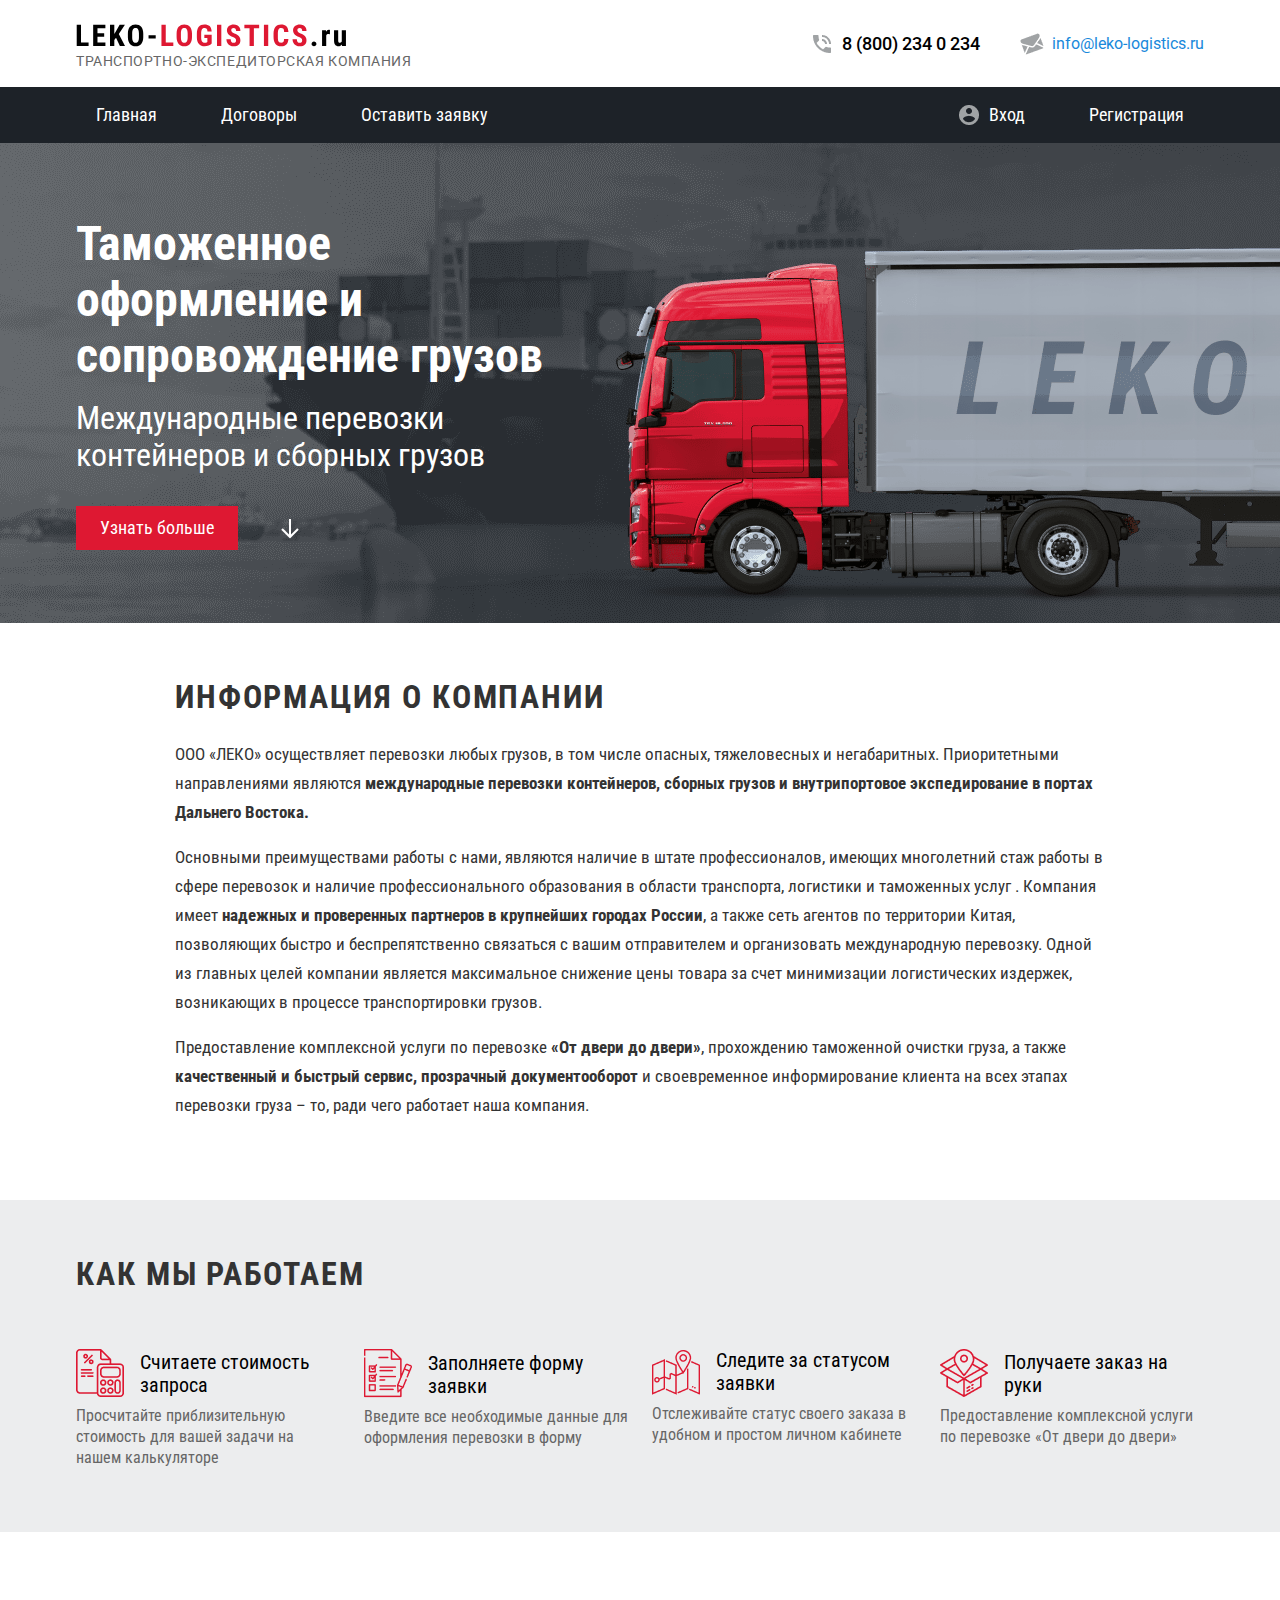
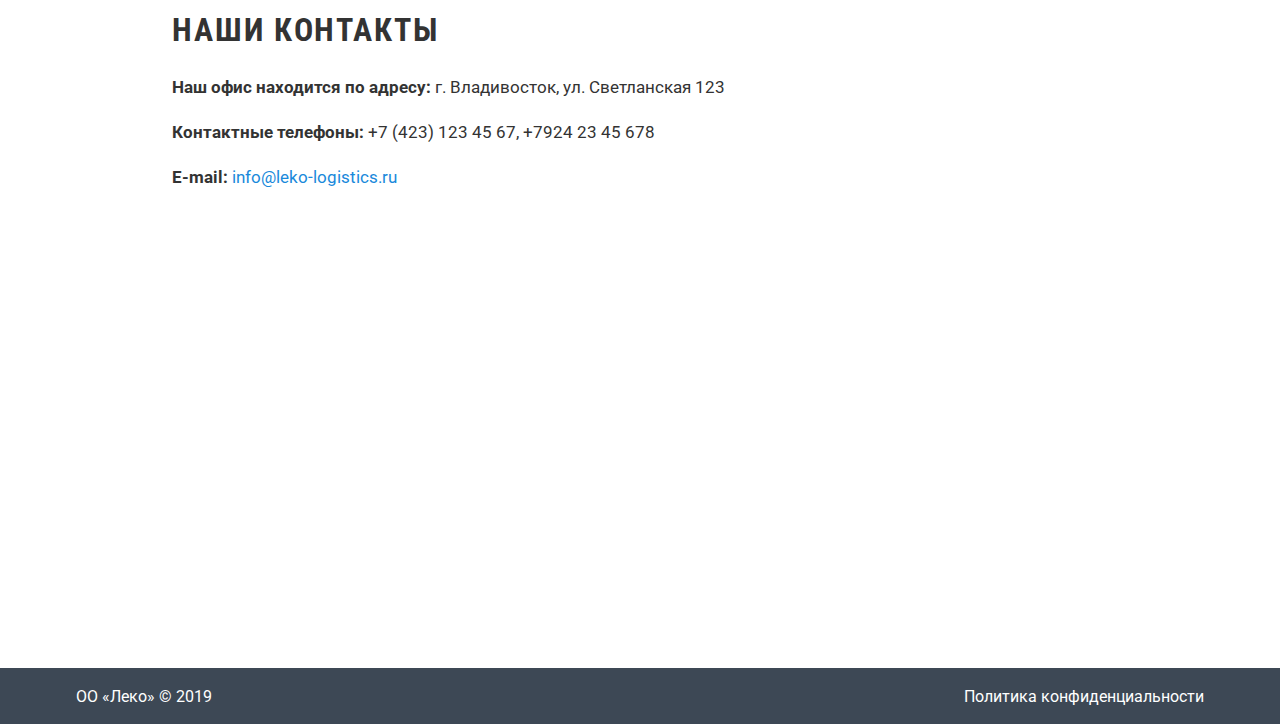
<file: index.html>
<!DOCTYPE html>
<html lang="ru">
    <head>
        <meta charset="utf-8">
        <meta http-equiv="X-UA-Compatible" content="IE=edge">
        <title>ЛЕКО</title>
        <meta name="theme-color" content="#fff">
        <meta name="apple-mobile-web-app-status-bar-style" content="black-translucent">
        <meta name="viewport" content="width=1240, user-scalable=no">
        <!-- <meta name="viewport" content="width=device-width, user-scalable=no, initial-scale=1.0, maximum-scale=1.0, minimum-scale=1.0"> -->
        <!-- <link rel="shortcut icon" href="../img/favicons/favicon.ico" type="image/x-icon">
        <link rel="icon" sizes="16x16" href="../img/favicons/favicon-16x16.png" type="image/png">
        <link rel="icon" sizes="32x32" href="../img/favicons/favicon-32x32.png" type="image/png">
        <link rel="apple-touch-icon-precomposed" href="../img/favicons/apple-touch-icon-precomposed.png">
        <link rel="apple-touch-icon" href="../img/favicons/apple-touch-icon.png">
        <link rel="apple-touch-icon" sizes="57x57" href="../img/favicons/apple-touch-icon-57x57.png">
        <link rel="apple-touch-icon" sizes="60x60" href="../img/favicons/apple-touch-icon-60x60.png">
        <link rel="apple-touch-icon" sizes="72x72" href="../img/favicons/apple-touch-icon-72x72.png">
        <link rel="apple-touch-icon" sizes="76x76" href="../img/favicons/apple-touch-icon-76x76.png">
        <link rel="apple-touch-icon" sizes="114x114" href="../img/favicons/apple-touch-icon-114x114.png">
        <link rel="apple-touch-icon" sizes="120x120" href="../img/favicons/apple-touch-icon-120x120.png">
        <link rel="apple-touch-icon" sizes="144x144" href="../img/favicons/apple-touch-icon-144x144.png">
        <link rel="apple-touch-icon" sizes="152x152" href="../img/favicons/apple-touch-icon-152x152.png">
        <link rel="apple-touch-icon" sizes="167x167" href="../img/favicons/apple-touch-icon-167x167.png">
        <link rel="apple-touch-icon" sizes="180x180" href="../img/favicons/apple-touch-icon-180x180.png">
        <link rel="apple-touch-icon" sizes="1024x1024" href="../img/favicons/apple-touch-icon-1024x1024.png"> -->
        <link href="https://fonts.googleapis.com/css?family=Roboto+Condensed:400,700|Roboto:300,400,500,700&display=swap&subset=cyrillic" rel="stylesheet">
        <link rel="stylesheet" href="styles/main.min.css">
    </head>
    <body>
<!-- <div class="debugGrid">
    <div>
        <div><div></div><div></div><div></div><div></div><div></div><div></div><div></div><div></div><div></div><div></div><div></div><div></div>
        </div>
    </div>
</div> -->
<main class="main-content">	                
    <header class="hd">
<div class="wrapper">
	<div class="row-f">
	<div class="hd__logo">
		<img src="img/logo.svg" alt="logo">
		<div class="hd__logo-cap">Транспортно-экспедиторская компания</div>
	</div>
	<div class="hd__contact">
			<div class="hd__contact-tel icn-24">
				<a href="tel:88002340234">8 (800) 234 0 234</a>
			</div>
			<div class="hd__contact-mail icn-24">
				<a href="mailto:info@leko-logistics.ru">info@leko-logistics.ru</a>
			</div>
				
	</div>
	</div>
</div>	
</header>


    <nav class="menu">
    <div class="wrapper">
    <div class="row-f">
    <ul class="menu__lf">
        <li><a href="index.html">Главная</a></li>
        <li><a href="contracts.html">Договоры</a></li>
        <li><a href="#">Оставить заявку</a></li>
    </ul>
    <ul class="menu__rg">
        <li><a class="menu__itm-enter icn-24" href="#">Вход</a></li>
        <li><a href="#">Регистрация</a></li>
    </ul>
    </div>
    </div>
</nav>
    
    
    <section class="about">
    <div class="wrapper">
        <h1 class="about__cap">Таможенное оформление и сопровождение грузов</h1>
        <div class="about__sub-cap">Международные перевозки контейнеров и сборных грузов</div> 
        <div class="about__btn">
            <button class="btn btn--red">Узнать больше</button>  
            <div id="btn-scroll" class="btn--scroll"><img src="img/icn-btn-arrow.png"></div>
        </div>    
        
    </div>
    <img class="about__truck" src="img/img-truck.png">
    
</section>
    <section class="info">
<div id="about" class="scrl-anch"></div>
    <div class="wrapper">
        <div class="row-f">
        <div class="col">       
        <div class="info__cap">Информация о компании </div>
        <div class="info__text">
            <div class="info__text-block">ООО «ЛЕКО» осуществляет перевозки любых грузов, в том числе опасных, тяжеловесных и негабаритных. Приоритетными направлениями являются <b>международные перевозки контейнеров, сборных грузов и внутрипортовое экспедирование в портах Дальнего Востока.</b></div>
            <div class="info__text-block">Основными преимуществами работы с нами, являются наличие в штате профессионалов, имеющих многолетний стаж работы в сфере перевозок и наличие профессионального образования в области транспорта, логистики и таможенных услуг . Компания имеет <b>надежных и проверенных партнеров в крупнейших городах России</b>, а также сеть агентов по территории Китая, позволяющих быстро и беспрепятственно связаться с вашим отправителем и организовать международную перевозку. Одной из главных целей компании является максимальное снижение цены товара за счет минимизации логистических издержек, возникающих в процессе транспортировки грузов. </div>
            <div class="info__text-block">Предоставление комплексной услуги по перевозке <b>«От двери до двери»</b>, прохождению таможенной очистки груза, а также <b>качественный и быстрый сервис, прозрачный документооборот</b> и своевременное информирование клиента на всех этапах перевозки груза – то, ради чего работает наша компания.</div>
        </div>
        </div>
        </div>
    </div>
</section>
    <section class="work">
        <div class="wrapper">
            <div class="work__cap">Как мы работаем</div>
            <div class="work__items">
                <div class="work__item">
                    <div class="work__item-cap"><img src="img/img-calc.png"> <div class="work__item-cap-text">Считаете стоимость запроса</div></div>
                    <div class="work__item-text">Просчитайте приблизительную стоимость для вашей задачи на нашем калькуляторе</div>
            </div>
                <div class="work__item">
                    <div class="work__item-cap"><img src="img/img-form.png"><div class="work__item-cap-text">Заполняете форму заявки</div></div>
                    <div class="work__item-text">Введите все необходимые данные для оформления перевозки в форму</div>
            </div>
                <div class="work__item">
                    <div class="work__item-cap"><img src="img/img-map.png"><div class="work__item-cap-text">Следите за статусом заявки</div></div>
                    <div class="work__item-text">Отслеживайте статус своего заказа в удобном и простом личном кабинете</div>
            </div>
                <div class="work__item">
                    <div class="work__item-cap"><img src="img/img-pack.png"><div class="work__item-cap-text">Получаете заказ на руки</div></div>
                    <div class="work__item-text">Предоставление комплексной услуги по перевозке «От двери до двери»</div>
            </div>
            </div>
            </div>
        </div>
    </section>
    <section class="contacts">
    <div class="wrapper">
        <div class="row-f">
            <div class="col">
                <div class="contacts__cap">Наши контакты</div>
                <div class="contacts__line"><b>Наш офис находится по адресу:</b> г. Владивосток, ул. Светланская 123</div>
                <div class="contacts__line"><b>Контактные телефоны:</b> +7 (423) 123 45 67, +7924 23 45 678</div>
                <div class="contacts__line"><b>E-mail: </b><a href="mailto:info@leko-logistics.ru">info@leko-logistics.ru</a></div>
            </div>
        </div>
    </div>
</section>
    <div class="map">
        <iframe src="https://www.google.com/maps/embed?pb=!1m18!1m12!1m3!1d5824.767819299403!2d131.89410924911502!3d43.117460732209686!2m3!1f0!2f0!3f0!3m2!1i1024!2i768!4f13.1!3m3!1m2!1s0x5fb3920bb13a72f1%3A0xb6d23dddede6a320!2z0JLQuNC00L7QstCw0Y8g0L_Qu9C-0YnQsNC00LrQsCAi0J7RgNC70LjQvdC-0LUg0LPQvdC10LfQtNC-Ig!5e0!3m2!1sru!2sru!4v1573042213737!5m2!1sru!2sru" width="100%" height="100%" frameborder="0" style="border:0;" allowfullscreen=""></iframe>
</div>
    <footer class="footer">
	<div class="wrapper">
		<!-- <div class="row-f"> -->
				<div class="footer__lf"><a href="#">ОО «Леко» © 2019</a></div>
				<div class="footer__rg"><a href="#">Политика конфиденциальности</a></div>
		<!-- </div> -->
	</div>
</footer>

</main>
        <script src="js/main.min.js"></script>
    </body>
</html>
</file>
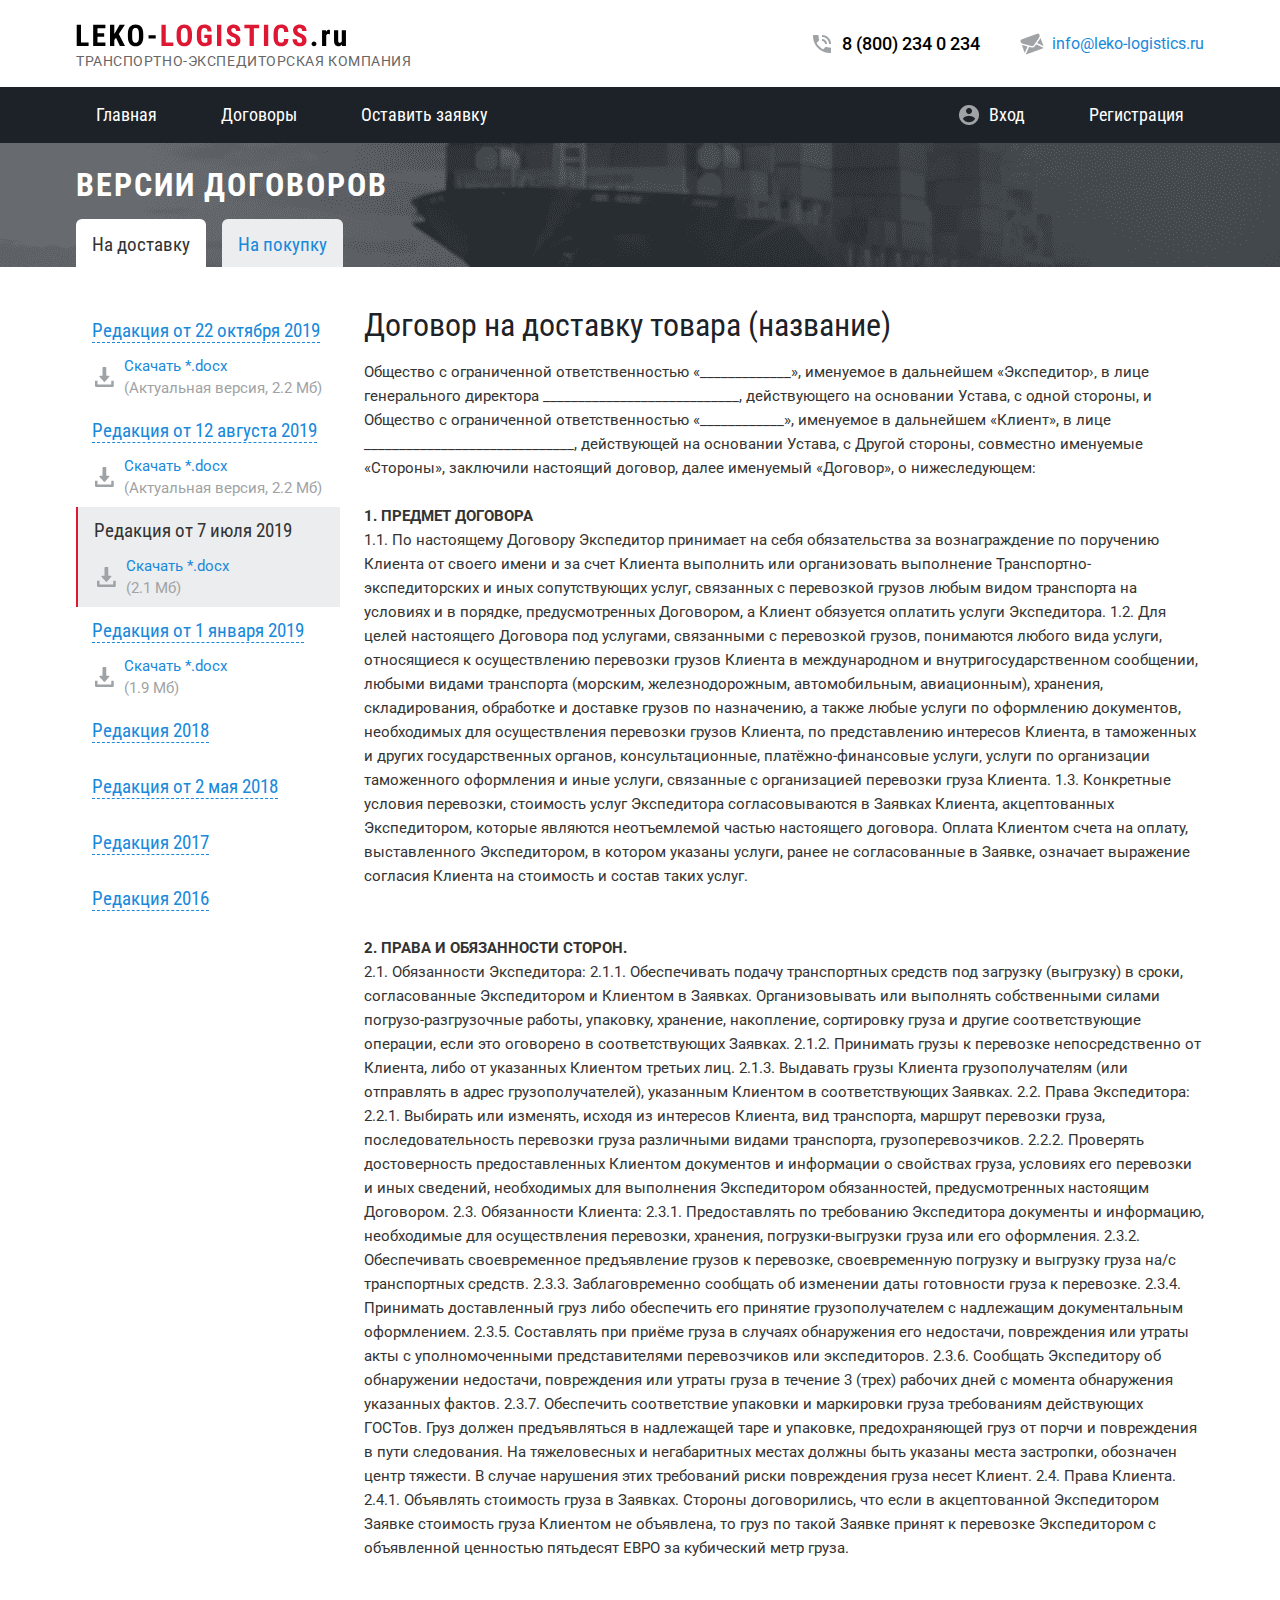
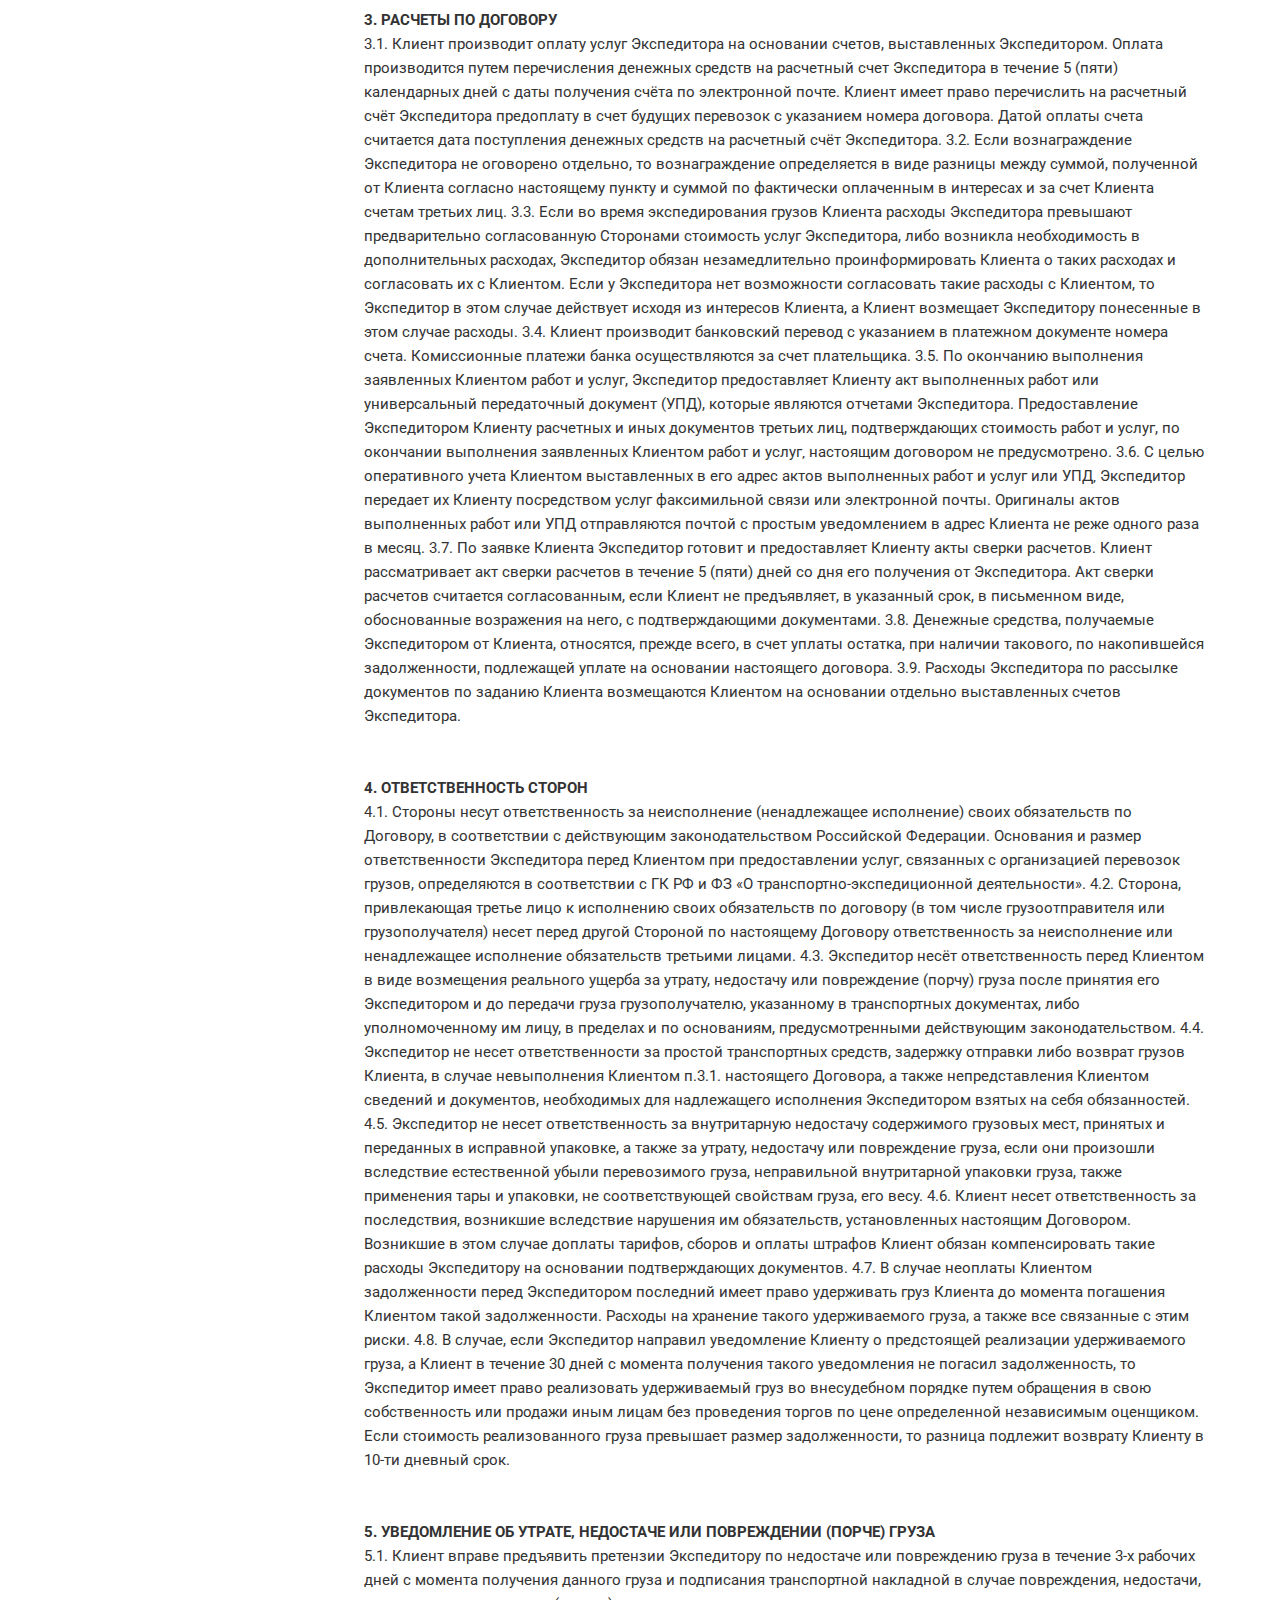
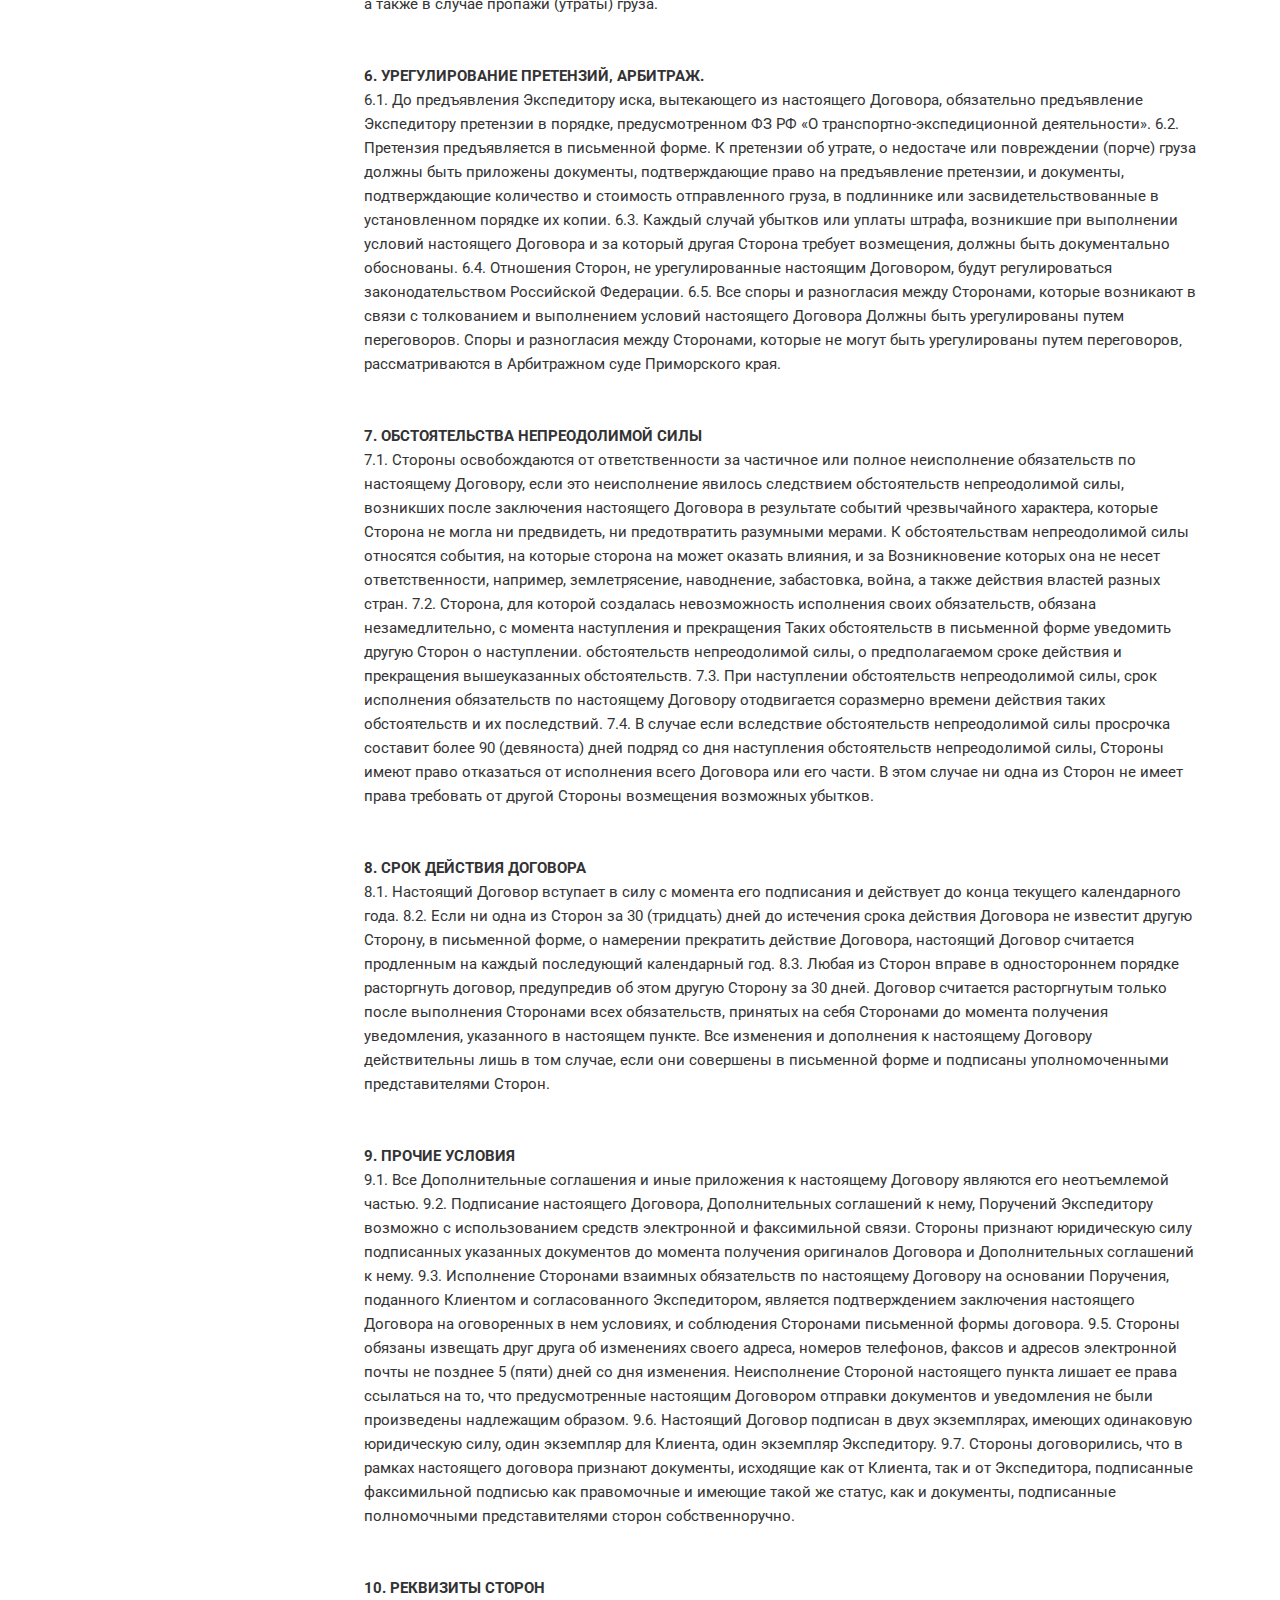
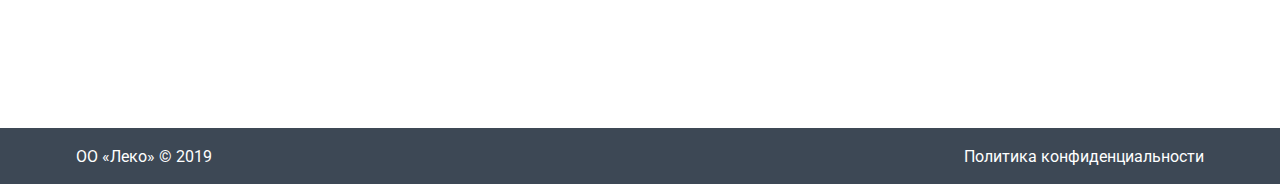
<file: contracts.html>
<!DOCTYPE html>
<html lang="ru">
    <head>
        <meta charset="utf-8">
        <meta http-equiv="X-UA-Compatible" content="IE=edge">
        <title>ЛЕКО</title>
        <meta name="theme-color" content="#fff">
        <meta name="apple-mobile-web-app-status-bar-style" content="black-translucent">
        <meta name="viewport" content="width=1240, user-scalable=no">
        <!-- <meta name="viewport" content="width=device-width, user-scalable=no, initial-scale=1.0, maximum-scale=1.0, minimum-scale=1.0"> -->
        <!-- <link rel="shortcut icon" href="../img/favicons/favicon.ico" type="image/x-icon">
        <link rel="icon" sizes="16x16" href="../img/favicons/favicon-16x16.png" type="image/png">
        <link rel="icon" sizes="32x32" href="../img/favicons/favicon-32x32.png" type="image/png">
        <link rel="apple-touch-icon-precomposed" href="../img/favicons/apple-touch-icon-precomposed.png">
        <link rel="apple-touch-icon" href="../img/favicons/apple-touch-icon.png">
        <link rel="apple-touch-icon" sizes="57x57" href="../img/favicons/apple-touch-icon-57x57.png">
        <link rel="apple-touch-icon" sizes="60x60" href="../img/favicons/apple-touch-icon-60x60.png">
        <link rel="apple-touch-icon" sizes="72x72" href="../img/favicons/apple-touch-icon-72x72.png">
        <link rel="apple-touch-icon" sizes="76x76" href="../img/favicons/apple-touch-icon-76x76.png">
        <link rel="apple-touch-icon" sizes="114x114" href="../img/favicons/apple-touch-icon-114x114.png">
        <link rel="apple-touch-icon" sizes="120x120" href="../img/favicons/apple-touch-icon-120x120.png">
        <link rel="apple-touch-icon" sizes="144x144" href="../img/favicons/apple-touch-icon-144x144.png">
        <link rel="apple-touch-icon" sizes="152x152" href="../img/favicons/apple-touch-icon-152x152.png">
        <link rel="apple-touch-icon" sizes="167x167" href="../img/favicons/apple-touch-icon-167x167.png">
        <link rel="apple-touch-icon" sizes="180x180" href="../img/favicons/apple-touch-icon-180x180.png">
        <link rel="apple-touch-icon" sizes="1024x1024" href="../img/favicons/apple-touch-icon-1024x1024.png"> -->
        <link href="https://fonts.googleapis.com/css?family=Roboto+Condensed:400,700|Roboto:300,400,500,700&display=swap&subset=cyrillic" rel="stylesheet">
        <link rel="stylesheet" href="styles/main.min.css">
    </head>
    <body>
<!-- <div class="debugGrid">
    <div>
        <div><div></div><div></div><div></div><div></div><div></div><div></div><div></div><div></div><div></div><div></div><div></div><div></div>
        </div>
    </div>
</div> -->
<main class="main-content">	              
    <header class="hd">
<div class="wrapper">
	<div class="row-f">
	<div class="hd__logo">
		<img src="img/logo.svg" alt="logo">
		<div class="hd__logo-cap">Транспортно-экспедиторская компания</div>
	</div>
	<div class="hd__contact">
			<div class="hd__contact-tel icn-24">
				<a href="tel:88002340234">8 (800) 234 0 234</a>
			</div>
			<div class="hd__contact-mail icn-24">
				<a href="mailto:info@leko-logistics.ru">info@leko-logistics.ru</a>
			</div>
				
	</div>
	</div>
</div>	
</header>


    <nav class="menu">
    <div class="wrapper">
    <div class="row-f">
    <ul class="menu__lf">
        <li><a href="index.html">Главная</a></li>
        <li><a href="contracts.html">Договоры</a></li>
        <li><a href="#">Оставить заявку</a></li>
    </ul>
    <ul class="menu__rg">
        <li><a class="menu__itm-enter icn-24" href="#">Вход</a></li>
        <li><a href="#">Регистрация</a></li>
    </ul>
    </div>
    </div>
</nav>
    
    
    <section class="tabmenu">
    <div class="wrapper">
        <div class="tabmenu__cap">Версии договоров</div>
        <div class="tabmenu__items">
         <botton class="tabmenu__item tabmenu__item--active">На доставку</botton>
         <botton class="tabmenu__item">На покупку</botton>
        </div>
    </div>
</section>
    <section class="contract">
        <div class="wrapper">
            <div class="row-f">
                <div class="contract__menu">
                        <ul class="contract-menu__items">
    <li class="contract-menu__item">
        <div class="contract-menu__cap">
                <a href="#" class="app-dash-lnk"> Редакция от 22 октября 2019</a>
        </div>
        <div class="contract-menu__dwnl">
            <div class="contract-menu__file">
                <a class="contract-menu__dwnl-lnk">Скачать *.docx</a>
                <div class="contract-menu__dwnl-size">(Актуальная версия, 2.2 Мб)</div>
            </div>    
        </div>
    </li>
    <li class="contract-menu__item">
        <div class="contract-menu__cap">
                <a href="#" class="app-dash-lnk">Редакция от 12 августа 2019</a>
        </div>
        <div class="contract-menu__dwnl">
            <div class="contract-menu__file">
                <a class="contract-menu__dwnl-lnk">Скачать *.docx</a>
                <div class="contract-menu__dwnl-size">(Актуальная версия, 2.2 Мб)</div>
            </div>    
        </div>
    </li>
    <li class="contract-menu__item contract-menu__item--active">
        <div class="contract-menu__cap">
                <a href="#" class="app-dash-lnk">Редакция от 7 июля 2019</a>
        </div>
        <div class="contract-menu__dwnl">
            <div class="contract-menu__file">
                <a class="contract-menu__dwnl-lnk">Скачать *.docx</a>
                <div class="contract-menu__dwnl-size">(2.1 Мб)</div>
            </div>    
        </div>
    </li>
    <li class="contract-menu__item">
        <div class="contract-menu__cap">
                <a href="#" class="app-dash-lnk">Редакция от 1 января 2019</a>
        </div>
        <div class="contract-menu__dwnl">
            <div class="contract-menu__file">
                <a class="contract-menu__dwnl-lnk">Скачать *.docx</a>
                <div class="contract-menu__dwnl-size">(1.9 Мб)</div>
            </div>    
        </div>
    </li>
    <li class="contract-menu__item">
        <div class="contract-menu__cap">
                <a href="#" class="app-dash-lnk">Редакция 2018 </a>
        </div>
    </li>
    <li class="contract-menu__item">
        <div class="contract-menu__cap">
                <a href="#" class="app-dash-lnk">Редакция от 2 мая 2018 </a>
        </div>
    </li>
    <li class="contract-menu__item">
        <div class="contract-menu__cap">
                <a href="#" class="app-dash-lnk">Редакция 2017 </a>
        </div>
    </li>
    <li class="contract-menu__item">
        <div class="contract-menu__cap">
                <a href="#" class="app-dash-lnk">Редакция 2016</a>
        </div>
    </li>
</ul>
                </div>
                <div class="contract__text">
                        <div class="contract__text-cap">Договор на доставку товара (название)</div> 
                        <p>Общество с ограниченной ответственностью «_____________», именуемое в дальнейшем «Экспедитор›‚ в лице генерального директора ____________________________, действующего на основании Устава, с одной стороны, и Общество с ограниченной ответственностью «____________», именуемое в дальнейшем «Клиент», в лице ______________________________, действующей на основании Устава, с Другой стороны‚ совместно именуемые «Стороны», заключили настоящий договор, далее именуемый «Договор», о нижеследующем:</p>
                        <br>
                        <p><b>1. ПРЕДМЕТ ДОГОВОРА</b></p>
                        <p>1.1. По настоящему Договору Экспедитор принимает на себя обязательства за вознаграждение по поручению Клиента от своего имени и за счет Клиента выполнить или организовать выполнение Транспортно-экспедиторских и иных сопутствующих услуг, связанных с перевозкой грузов любым видом транспорта на условиях и в порядке, предусмотренных Договором, а Клиент обязуется оплатить услуги Экспедитора.
                        1.2. Для целей настоящего Договора под услугами, связанными с перевозкой грузов, понимаются любого вида услуги, относящиеся к осуществлению перевозки грузов Клиента в международном и внутригосударственном сообщении, любыми видами транспорта (морским, железнодорожным, автомобильным, авиационным), хранения, складирования, обработке и доставке грузов по назначению, а также любые услуги по оформлению документов, необходимых для осуществления перевозки грузов Клиента, по представлению интересов Клиента, в таможенных и других государственных органов, консультационные, платёжно-финансовые услуги‚ услуги по организации таможенного оформления и иные услуги, связанные с организацией перевозки груза Клиента.
                        1.3. Конкретные условия перевозки, стоимость услуг Экспедитора согласовываются в Заявках Клиента, акцептованных Экспедитором, которые являются неотъемлемой частью настоящего договора. 
                        Оплата Клиентом счета на оплату, выставленного Экспедитором, в котором указаны услуги, ранее не согласованные в Заявке, означает выражение согласия Клиента на стоимость и состав таких услуг. </p><br><br>
                        <p><b>2. ПРАВА И ОБЯЗАННОСТИ СТОРОН.</b></p>
                        <p>2.1. Обязанности Экспедитора: 
                        2.1.1. Обеспечивать подачу транспортных средств под загрузку (выгрузку) в сроки, согласованные Экспедитором и Клиентом в Заявках. Организовывать или выполнять собственными силами погрузо-разгрузочные работы, упаковку, хранение, накопление, сортировку груза и другие соответствующие операции, если это оговорено в соответствующих Заявках.
                        2.1.2. Принимать грузы к перевозке непосредственно от Клиента, либо от указанных Клиентом третьих лиц.
                        2.1.3. Выдавать грузы Клиента грузополучателям (или отправлять в адрес грузополучателей), указанным Клиентом в соответствующих Заявках.
                        2.2. Права Экспедитора: 
                        2.2.1. Выбирать или изменять, исходя из интересов Клиента, вид транспорта, маршрут перевозки груза, последовательность перевозки груза различными видами транспорта, грузоперевозчиков.
                        2.2.2. Проверять достоверность предоставленных Клиентом документов и информации о свойствах груза, условиях его перевозки и иных сведений, необходимых для выполнения Экспедитором обязанностей, предусмотренных настоящим Договором. 
                        2.3. Обязанности Клиента: 
                        2.3.1. Предоставлять по требованию Экспедитора документы и информацию, необходимые для осуществления перевозки, хранения, погрузки-выгрузки груза или его оформления.
                        2.3.2. Обеспечивать своевременное предъявление грузов к перевозке, своевременную погрузку и выгрузку груза на/с транспортных средств.
                        2.3.3. Заблаговременно сообщать об изменении даты готовности груза к перевозке.
                        2.3.4. Принимать доставленный груз либо обеспечить его принятие грузополучателем с надлежащим документальным оформлением.
                        2.3.5. Составлять при приёме груза в случаях обнаружения его недостачи, повреждения или утраты акты с уполномоченными представителями перевозчиков или экспедиторов.
                        2.3.6. Сообщать Экспедитору об обнаружении недостачи, повреждения или утраты груза в течение 3 (трех) рабочих дней с момента обнаружения указанных фактов.
                        2.3.7. Обеспечить соответствие упаковки и маркировки груза требованиям действующих ГОСТов. Груз должен предъявляться в надлежащей таре и упаковке, предохраняющей груз от порчи и повреждения в пути следования. На тяжеловесных и негабаритных местах должны быть указаны места застропки, обозначен центр тяжести. В случае нарушения этих требований риски повреждения груза несет Клиент.
                        2.4. Права Клиента.
                        2.4.1. Объявлять стоимость груза в Заявках. Стороны договорились, что если в акцептованной Экспедитором Заявке стоимость груза Клиентом не объявлена, то груз по такой Заявке принят к перевозке Экспедитором с объявленной ценностью пятьдесят ЕВРО за кубический метр груза.</p><br><br>                 
                        <p><b>3. РАСЧЕТЫ ПО ДОГОВОРУ</b></p>
                        <p>3.1. Клиент производит оплату услуг Экспедитора на основании счетов, выставленных Экспедитором.
                        Оплата производится путем перечисления денежных средств на расчетный счет Экспедитора в течение 5 (пяти) календарных дней с даты получения счёта по электронной почте. Клиент имеет право перечислить на расчетный счёт Экспедитора предоплату в счет будущих перевозок с указанием номера договора.
                        Датой оплаты счета считается дата поступления денежных средств на расчетный счёт Экспедитора.
                        3.2. Если вознаграждение Экспедитора не оговорено отдельно, то вознаграждение определяется в виде разницы между суммой, полученной от Клиента согласно настоящему пункту и суммой по фактически оплаченным в интересах и за счет Клиента счетам третьих лиц. 
                        3.3. Если во время экспедирования грузов Клиента расходы Экспедитора превышают предварительно согласованную Сторонами стоимость услуг Экспедитора, либо возникла необходимость в дополнительных расходах, Экспедитор обязан незамедлительно проинформировать Клиента о таких расходах и согласовать их с Клиентом. Если у Экспедитора нет возможности согласовать такие расходы с Клиентом, то Экспедитор в этом случае действует исходя из интересов Клиента, а Клиент возмещает Экспедитору понесенные в этом случае расходы.
                        3.4. Клиент производит банковский перевод с указанием в платежном документе номера счета. Комиссионные платежи банка осуществляются за счет плательщика.
                        3.5. По окончанию выполнения заявленных Клиентом работ и услуг, Экспедитор предоставляет Клиенту акт выполненных работ или универсальный передаточный документ (УПД), которые являются отчетами Экспедитора.
                        Предоставление Экспедитором Клиенту расчетных и иных документов третьих лиц, подтверждающих стоимость работ и услуг, по окончании выполнения заявленных Клиентом работ и услуг‚ настоящим договором не предусмотрено.
                        3.6. С целью оперативного учета Клиентом выставленных в его адрес актов выполненных работ и услуг или УПД‚ Экспедитор передает их Клиенту посредством услуг факсимильной связи или электронной почты. Оригиналы актов выполненных работ или УПД отправляются почтой с простым уведомлением в адрес Клиента не реже одного раза в месяц.
                        3.7. По заявке Клиента Экспедитор готовит и предоставляет Клиенту акты сверки расчетов. Клиент рассматривает акт сверки расчетов в течение 5 (пяти) дней со дня его получения от Экспедитора. Акт сверки расчетов считается согласованным, если Клиент не предъявляет, в указанный срок, в письменном виде, обоснованные возражения на него, с подтверждающими документами.
                        3.8. Денежные средства, получаемые Экспедитором от Клиента, относятся, прежде всего, в счет уплаты остатка, при наличии такового, по накопившейся задолженности, подлежащей уплате на основании настоящего договора.
                        3.9. Расходы Экспедитора по рассылке документов по заданию Клиента возмещаются Клиентом на основании отдельно выставленных счетов Экспедитора.</p><br><br>
    
                        <p><b>4. ОТВЕТСТВЕННОСТЬ СТОРОН</b></p>
                        <p>4.1. Стороны несут ответственность за неисполнение (ненадлежащее исполнение) своих обязательств по Договору, в соответствии с действующим законодательством Российской Федерации.
                        Основания и размер ответственности Экспедитора перед Клиентом при предоставлении услуг‚ связанных с организацией перевозок грузов, определяются в соответствии с ГК РФ и ФЗ «О транспортно-экспедиционной деятельности».
                        4.2. Сторона, привлекающая третье лицо к исполнению своих обязательств по договору (в том числе грузоотправителя или грузополучателя) несет перед другой Стороной по настоящему Договору ответственность за неисполнение или ненадлежащее исполнение обязательств третьими лицами.
                        4.3. Экспедитор несёт ответственность перед Клиентом в виде возмещения реального ущерба за утрату, недостачу или повреждение (порчу) груза после принятия его Экспедитором и до передачи груза грузополучателю, указанному в транспортных документах, либо уполномоченному им лицу, в пределах и по основаниям, предусмотренными действующим законодательством.
                        4.4. Экспедитор не несет ответственности за простой транспортных средств, задержку отправки либо возврат грузов Клиента, в случае невыполнения Клиентом п.3.1. настоящего Договора, а также непредставления Клиентом сведений и документов, необходимых для надлежащего исполнения Экспедитором взятых на себя обязанностей.
                        4.5. Экспедитор не несет ответственность за внутритарную недостачу содержимого грузовых мест, принятых и переданных в исправной упаковке, а также за утрату, недостачу или повреждение груза, если они произошли вследствие естественной убыли перевозимого груза, неправильной внутритарной упаковки груза, также применения тары и упаковки, не соответствующей свойствам груза, его весу.
                        4.6. Клиент несет ответственность за последствия, возникшие вследствие нарушения им обязательств, установленных настоящим Договором. Возникшие в этом случае доплаты тарифов, сборов и оплаты штрафов Клиент обязан компенсировать такие расходы Экспедитору на основании подтверждающих документов.
                        4.7. В случае неоплаты Клиентом задолженности перед Экспедитором последний имеет право удерживать груз Клиента до момента погашения Клиентом такой задолженности. Расходы на хранение такого удерживаемого груза, а также все связанные с этим риски.
                        4.8. В случае, если Экспедитор направил уведомление Клиенту о предстоящей реализации удерживаемого груза, а Клиент в течение 30 дней с момента получения такого уведомления не погасил задолженность, то Экспедитор имеет право реализовать удерживаемый груз во внесудебном порядке путем обращения в свою собственность или продажи иным лицам без проведения торгов по цене определенной независимым оценщиком. Если стоимость реализованного груза превышает размер задолженности, то разница подлежит возврату Клиенту в 10-ти дневный срок.</p> <br><br>                 
    
    
                        <p><b>5. УВЕДОМЛЕНИЕ ОБ УТРАТЕ, НЕДОСТАЧЕ ИЛИ ПОВРЕЖДЕНИИ (ПОРЧЕ) ГРУЗА</b></p>
                        <p>5.1. Клиент вправе предъявить претензии Экспедитору по недостаче или повреждению груза в течение 3-х рабочих дней с момента получения данного груза и подписания транспортной накладной в случае повреждения, недостачи, а также в случае пропажи (утраты) груза.</p> <br><br>                  
    
    
                        <p><b>6. УРЕГУЛИРОВАНИЕ ПРЕТЕНЗИЙ, АРБИТРАЖ.</b></p>
                        <p>6.1. До предъявления Экспедитору иска, вытекающего из настоящего Договора, обязательно предъявление Экспедитору претензии в порядке, предусмотренном ФЗ РФ «О транспортно-экспедиционной деятельности».
                        6.2. Претензия предъявляется в письменной форме. К претензии об утрате, о недостаче или повреждении (порче) груза должны быть приложены документы, подтверждающие право на предъявление претензии, и документы, подтверждающие количество и стоимость отправленного груза, в подлиннике или засвидетельствованные в установленном порядке их копии.
                        6.3. Каждый случай убытков или уплаты штрафа, возникшие при выполнении условий настоящего Договора и за который другая Сторона требует возмещения, должны быть документально обоснованы.
                        6.4. Отношения Сторон, не урегулированные настоящим Договором, будут регулироваться законодательством Российской Федерации.
                        6.5. Все споры и разногласия между Сторонами, которые возникают в связи с толкованием и выполнением условий настоящего Договора Должны быть урегулированы путем переговоров.
                        Споры и разногласия между Сторонами, которые не могут быть урегулированы путем переговоров‚ рассматриваются в Арбитражном суде Приморского края. </p> <br><br>
    
                        <p><b>7. ОБСТОЯТЕЛЬСТВА НЕПРЕОДОЛИМОЙ СИЛЫ</b></p>
                        <p>7.1. Стороны освобождаются от ответственности за частичное или полное неисполнение обязательств по настоящему Договору, если это неисполнение явилось следствием обстоятельств непреодолимой силы, возникших после заключения настоящего Договора в результате событий чрезвычайного характера, которые Сторона не могла ни предвидеть, ни предотвратить разумными мерами. К обстоятельствам непреодолимой силы относятся события, на которые сторона на может оказать влияния, и за Возникновение которых она не несет ответственности, например, землетрясение, наводнение, забастовка, война, а также действия властей разных стран.
                        7.2. Сторона, для которой создалась невозможность исполнения своих обязательств, обязана незамедлительно, с момента наступления и прекращения Таких обстоятельств в письменной форме уведомить другую Сторон о наступлении. обстоятельств непреодолимой силы, о предполагаемом сроке действия и прекращения вышеуказанных обстоятельств.
                        7.3. При наступлении обстоятельств непреодолимой силы, срок исполнения обязательств по настоящему Договору отодвигается соразмерно времени действия таких обстоятельств и их последствий.
                        7.4. В случае если вследствие обстоятельств непреодолимой силы просрочка составит более 90 (девяноста) дней подряд со дня наступления обстоятельств непреодолимой силы, Стороны имеют право отказаться от исполнения всего Договора или его части. В этом случае ни одна из Сторон не имеет права требовать от другой Стороны возмещения возможных убытков. </p><br><br>
    
                        <p><b>8. СРОК ДЕЙСТВИЯ ДОГОВОРА</b></p>
                       <p> 8.1. Настоящий Договор вступает в силу с момента его подписания и действует до конца текущего календарного года.
                        8.2. Если ни одна из Сторон за 30 (тридцать) дней до истечения срока действия Договора не известит другую Сторону, в письменной форме, о намерении прекратить действие Договора, настоящий Договор считается продленным на каждый последующий календарный год.
                        8.3. Любая из Сторон вправе в одностороннем порядке расторгнуть договор, предупредив об этом другую Сторону за 30 дней. Договор считается расторгнутым только после выполнения Сторонами всех обязательств, принятых на себя Сторонами до момента получения уведомления, указанного в настоящем пункте.
                        Все изменения и дополнения к настоящему Договору действительны лишь в том случае, если они совершены в письменной форме и подписаны уполномоченными представителями Сторон.</p> <br><br>               
    
    
                       <p><b> 9. ПРОЧИЕ УСЛОВИЯ</b></p>
                        <p>9.1. Все Дополнительные соглашения и иные приложения к настоящему Договору являются его неотъемлемой частью.
                        9.2. Подписание настоящего Договора, Дополнительных соглашений к нему, Поручений Экспедитору возможно с использованием средств электронной и факсимильной связи. Стороны признают юридическую силу подписанных указанных документов до момента получения оригиналов Договора и Дополнительных соглашений к нему.
                        9.3. Исполнение Сторонами взаимных обязательств по настоящему Договору на основании Поручения, поданного Клиентом и согласованного Экспедитором, является подтверждением заключения настоящего Договора на оговоренных в нем условиях‚ и соблюдения Сторонами письменной формы договора.
                        9.5. Стороны обязаны извещать друг друга об изменениях своего адреса, номеров телефонов, факсов и адресов электронной почты не позднее 5 (пяти) дней со дня изменения. Неисполнение Стороной настоящего пункта лишает ее права ссылаться на то, что предусмотренные настоящим Договором отправки документов и уведомления не были произведены надлежащим образом.
                        9.6. Настоящий Договор подписан в двух экземплярах, имеющих одинаковую юридическую силу, один экземпляр для Клиента, один экземпляр Экспедитору.
                        9.7. Стороны договорились, что в рамках настоящего договора признают документы, исходящие как от Клиента, так и от Экспедитора, подписанные факсимильной подписью как правомочные и имеющие такой же статус, как и документы, подписанные полномочными представителями сторон собственноручно.</p><br><br>                  
    
                        <p><b>10. РЕКВИЗИТЫ СТОРОН</b></p>
                </div>
            </div>
        </div>
    </section>
    <footer class="footer">
	<div class="wrapper">
		<!-- <div class="row-f"> -->
				<div class="footer__lf"><a href="#">ОО «Леко» © 2019</a></div>
				<div class="footer__rg"><a href="#">Политика конфиденциальности</a></div>
		<!-- </div> -->
	</div>
</footer>

</main>
        <script src="js/main.min.js"></script>
    </body>
</html>
</file>
<file: styles/main.min.css>
html{line-height:1.15;-webkit-text-size-adjust:100%;height:100%;box-sizing:border-box;margin:0}body{margin:0}details,main{display:block}h1{font-size:2em}hr{box-sizing:content-box;height:0;overflow:visible}code,kbd,pre,samp{font-family:monospace,monospace;font-size:1em}a{background-color:transparent;color:#1989db;fill:#1989db;cursor:pointer}abbr[title]{border-bottom:none;text-decoration:underline;-webkit-text-decoration:underline dotted;text-decoration:underline dotted}b,strong{font-weight:bolder}small{font-size:80%}sub,sup{font-size:75%;line-height:0;position:relative;vertical-align:baseline}sub{bottom:-.25em}sup{top:-.5em}img{border-style:none}button,input,optgroup,select,textarea{font-family:inherit;font-size:100%;line-height:1.15;margin:0}button,input{overflow:visible}button,select{text-transform:none}[type=button],[type=reset],[type=submit],button{-webkit-appearance:button}[type=button]::-moz-focus-inner,[type=reset]::-moz-focus-inner,[type=submit]::-moz-focus-inner,button::-moz-focus-inner{border-style:none;padding:0}[type=button]:-moz-focusring,[type=reset]:-moz-focusring,[type=submit]:-moz-focusring,button:-moz-focusring{outline:ButtonText dotted 1px}fieldset{padding:.35em .75em .625em}legend{box-sizing:border-box;color:inherit;display:table;max-width:100%;padding:0;white-space:normal}progress{vertical-align:baseline}textarea{overflow:auto}[type=checkbox],[type=radio]{box-sizing:border-box;padding:0}[type=number]::-webkit-inner-spin-button,[type=number]::-webkit-outer-spin-button{height:auto}[type=search]{-webkit-appearance:textfield;outline-offset:-2px}[type=search]::-webkit-search-decoration{-webkit-appearance:none}::-webkit-file-upload-button{-webkit-appearance:button;font:inherit}summary{display:list-item}[hidden],template{display:none}h1,h2,h3,h4,h5,h6,ul{margin:0;padding:0}.debugGrid{height:100vh;position:fixed;width:100%;z-index:99}.debugGrid>div{height:inherit;max-width:1188px;margin:0 auto;padding-left:30px;padding-right:30px}.debugGrid>div>div{height:inherit;display:-webkit-box;display:flex;flex-wrap:wrap;margin-left:-12px;margin-right:-12px}.debugGrid>div>div>div{box-sizing:border-box;word-wrap:break-word;margin-left:12px;margin-right:12px;width:calc(8.33333% - 24px);height:inherit;outline:#ff0 solid 1px;background:rgba(0,0,0,.4)}.wrapper{max-width:1188px;margin:0 auto;padding-left:30px;padding-right:30px}.row-f{display:-webkit-box;display:flex;flex-wrap:wrap;margin-left:-12px;margin-right:-12px}.col{box-sizing:border-box;word-wrap:break-word;margin-left:12px;margin-right:12px}*{margin:0;padding:0;text-decoration:none;list-style-type:none;box-sizing:border-box;outline:0}:after,:before{box-sizing:inherit}input{border-width:0}.main-content{display:-webkit-box;display:flex;-webkit-box-orient:vertical;-webkit-box-direction:normal;flex-direction:column}a:hover{color:#de1832;fill:#de1832}a.no-hov{color:inherit;fill:#1989db}a.no-hov:hover{color:clr-lnk--h;fill:clr-lnk--h}a svg path{fill:inherit}.fx-rw{display:-webkit-box;display:flex;-webkit-box-orient:horizontal;-webkit-box-direction:normal;flex-direction:row;flex-wrap:wrap}.fx__al-cnt{display:-webkit-box;display:flex;-webkit-box-align:center;align-items:center}.grecaptcha-badge{visibility:hidden}.app-dash-lnk{color:#1989db;fill:#1989db;border-bottom:1px dashed #1989db;cursor:pointer}.app-dash-lnk:hover{color:#de1832;fill:#de1832;border-bottom:1px dashed #de1832}.app-dash-lnk>svg{vertical-align:middle}.app-dash-lnk>svg,.app-dash-lnk>svg path{fill:inherit}.app-lnk{color:#1989db;fill:#1989db;cursor:pointer}.app-lnk:hover{color:#de1832;fill:#de1832}.app-lnk>svg{vertical-align:middle}.app-lnk>svg,.app-lnk>svg path{fill:inherit}.footer{font-family:Roboto,sans-serif;line-height:19px;font-weight:400;font-size:16px;color:#fff;font-style:normal;height:56px;padding:19px 0 18px;background-color:#3d4855}.footer__rg{margin-left:auto}.footer .wrapper{display:-webkit-box;display:flex;-webkit-box-pack:justify;justify-content:space-between}.footer a{color:#fff}.footer a:hover{opacity:.6}.hd__logo{margin:24px 12px 16px;box-sizing:border-box;word-wrap:break-word;width:calc(33.33333% - 24px)}.hd__logo-cap{font-family:Roboto,sans-serif;line-height:20px;font-weight:400;font-size:14px;color:#666;font-style:normal;letter-spacing:.04em;text-transform:uppercase}.hd__contact{display:-webkit-box;display:flex;box-sizing:border-box;word-wrap:break-word;margin-right:12px;width:calc(66.66667% - 24px);margin-left:auto}.hd__contact-tel{margin-left:auto;display:-webkit-box;display:flex;-webkit-box-align:center;align-items:center;font-family:Roboto,sans-serif;line-height:20px;font-weight:500;font-size:18px;color:#000;font-style:normal;margin-right:40px}.hd__contact-tel>a{color:#000}.hd__contact-tel:before{content:url(../img/icn-phone.png)}.hd__contact-mail{display:-webkit-box;display:flex;-webkit-box-align:center;align-items:center;font-family:Roboto,sans-serif;line-height:20px;font-weight:400;font-size:16px;color:#1989db;font-style:normal}.hd__contact-mail:before{content:url(../img/icn-mail.png)}.icn-24:before{display:block;margin-right:8px;width:24px;height:24px}.menu{height:56px;background-color:#1d2228;position:relative}.menu__lf{display:-webkit-box;display:flex}.menu__rg{display:-webkit-box;display:flex;margin-left:auto}.menu__itm-enter:before{content:url(../img/icn-enter.png)}.menu ul>li>a{font-family:'Roboto Condensed',sans-serif;line-height:24px;font-weight:400;font-size:18px;color:#fff;font-style:normal;height:100%;display:-webkit-box;display:flex;-webkit-box-align:center;align-items:center;padding:16px 32px;cursor:pointer}.menu ul>li>a:hover{background-color:rgba(255,255,255,.1)}.about{background:url(../img/img-back.png) center;background-size:cover;height:480px;position:relative}.about>.wrapper{display:-webkit-box;display:flex;-webkit-box-pack:center;justify-content:center;-webkit-box-orient:vertical;-webkit-box-direction:normal;flex-direction:column;-webkit-box-align:start;align-items:flex-start;height:100%}.about__cap{font-family:'Roboto Condensed',sans-serif;line-height:56px;font-weight:700;font-size:48px;color:#fff;font-style:normal;margin-bottom:16px;width:517px}.about__sub-cap{font-family:'Roboto Condensed',sans-serif;line-height:37px;font-weight:400;font-size:32px;color:#fff;font-style:normal;margin-bottom:32px;width:411px}.about__truck{position:absolute;right:0;bottom:0}.about__btn{display:-webkit-box;display:flex;-webkit-box-align:center;align-items:center}.about__btn>button{margin-right:40px}.btn{border:none;cursor:pointer;font-family:'Roboto Condensed',sans-serif;line-height:21px;font-weight:400;font-size:18px;color:#fff;font-style:normal;padding:11px 24px 12px}.btn--red{background-color:#de1832}.btn--red:hover{background-color:#be2136}.btn--red:active{background-color:#de1832}.btn--scroll{display:-webkit-box;display:flex;-webkit-box-align:center;align-items:center;-webkit-box-pack:center;justify-content:center;cursor:pointer}.btn--scroll>img{-webkit-transition-duration:.3s;transition-duration:.3s}.btn--scroll:hover>img{-webkit-transform:translate(0,5px);transform:translate(0,5px)}.info{background-color:#fff}.info .wrapper{padding:56px 50px 80px;font-family:'Roboto Condensed',sans-serif;line-height:29px;font-weight:400;font-size:17px;color:#333;font-style:normal}.info .row-f{-webkit-box-pack:center;justify-content:center}.info .col{width:calc(85.83333% - 24px)}.info__cap{font-family:'Roboto Condensed',sans-serif;line-height:37px;font-weight:700;font-size:32px;color:#333;font-style:normal;letter-spacing:.06em;text-transform:uppercase;margin-bottom:24px}.info__text-block{margin-bottom:16px}.info__text-block:last-child{margin-bottom:0}.work{background-color:#ecedee;padding:56px 0 64px}.work__cap{font-family:'Roboto Condensed',sans-serif;line-height:37px;font-weight:700;font-size:32px;color:#333;font-style:normal;letter-spacing:.06em;text-transform:uppercase;margin-bottom:56px}.work__items{display:-webkit-box;display:flex;flex-wrap:wrap;margin-left:-12px;margin-right:-12px}.work__item{box-sizing:border-box;word-wrap:break-word;margin-left:12px;margin-right:12px;width:calc(25% - 24px);display:-webkit-box;display:flex;-webkit-box-orient:vertical;-webkit-box-direction:normal;flex-direction:column}.work__item-cap{font-family:'Roboto Condensed',sans-serif;line-height:23px;font-weight:400;font-size:20px;color:#000;font-style:normal;display:-webkit-box;display:flex;-webkit-box-align:end;align-items:flex-end;margin-bottom:8px}.work__item-cap-text{margin-left:16px;max-width:192px}.work__item-text{font-family:'Roboto Condensed',sans-serif;line-height:21px;font-weight:400;font-size:16px;color:#666;font-style:normal}.map{height:420px;width:100%}.contacts{padding:80px 0 56px}.contacts__cap{font-family:'Roboto Condensed',sans-serif;line-height:37px;font-weight:700;font-size:32px;color:#333;font-style:normal;letter-spacing:.06em;text-transform:uppercase;margin-bottom:24px}.contacts__line{font-family:Roboto,sans-serif;line-height:29px;font-weight:400;font-size:17px;color:#333;font-style:normal;margin-bottom:16px}.contacts__line:last-child{margin-bottom:0}.contacts .row-f{-webkit-box-pack:center;justify-content:center}.contacts .col{width:calc(83.33333% - 24px)}.tabmenu{background:url(../img/img-back-tab.png) center;background-size:cover;height:124px;position:relative;padding-top:24px}.tabmenu__cap{font-family:'Roboto Condensed',sans-serif;line-height:36px;font-weight:700;font-size:32px;color:#fff;font-style:normal;letter-spacing:.06em;text-transform:uppercase;margin-bottom:16px}.tabmenu__items{display:-webkit-box;display:flex}.tabmenu__item{font-family:'Roboto Condensed',sans-serif;line-height:24px;font-weight:400;font-size:19px;color:#1989db;font-style:normal;padding:14px 16px 10px;background-color:#ecedee;border-top-left-radius:6px;border-top-right-radius:6px;margin-right:16px;cursor:pointer}.tabmenu__item:hover{color:#de1832}.tabmenu__item:last-child{margin-right:0}.tabmenu__item--active{color:#333;cursor:default;background-color:#fff}.tabmenu__item--active:hover{color:#333}.contract{padding:40px 0 128px;background-color:#fff}.contract__menu{box-sizing:border-box;word-wrap:break-word;margin-left:12px;margin-right:12px;width:calc(25% - 24px)}.contract__text{box-sizing:border-box;word-wrap:break-word;margin-left:12px;margin-right:12px;width:calc(75% - 24px);font-family:Roboto,sans-serif;line-height:24px;font-weight:400;font-size:15px;color:#333;font-style:normal}.contract__text-cap{font-family:'Roboto Condensed',sans-serif;line-height:37px;font-weight:400;font-size:32px;color:#1d2228;font-style:normal;margin-bottom:16px}.contract-menu__items{display:-webkit-box;display:flex;-webkit-box-orient:vertical;-webkit-box-direction:normal;flex-direction:column}.contract-menu__item{padding:8px 14px 8px 16px;background-color:transparent;display:-webkit-box;display:flex;-webkit-box-orient:vertical;-webkit-box-direction:normal;flex-direction:column}.contract-menu__item--active{background-color:#ecedee;border-left:2px solid #de1832}.contract-menu__item--active .contract-menu__cap>a{color:#333;border-bottom:none;cursor:default}.contract-menu__cap{font-family:'Roboto Condensed',sans-serif;line-height:32px;font-weight:400;font-size:19px;color:#1989db;font-style:normal;margin-bottom:8px}.contract-menu__dwnl{display:-webkit-box;display:flex;-webkit-box-align:center;align-items:center}.contract-menu__dwnl:before{content:url(../img/icn-download.png);height:24px;width:24px;margin-right:8px}.contract-menu__file{font-family:Roboto,sans-serif;line-height:22px;font-weight:400;font-size:15px;color:#a0a3a5;font-style:normal;display:-webkit-box;display:flex;-webkit-box-orient:vertical;-webkit-box-direction:normal;flex-direction:column}@media screen and (max-width:768px){.debugGrid>div,.wrapper{padding-left:24px;padding-right:24px}}@media screen and (max-width:692px){.debugGrid>div,.wrapper{padding-left:20px;padding-right:20px}}
</file>
